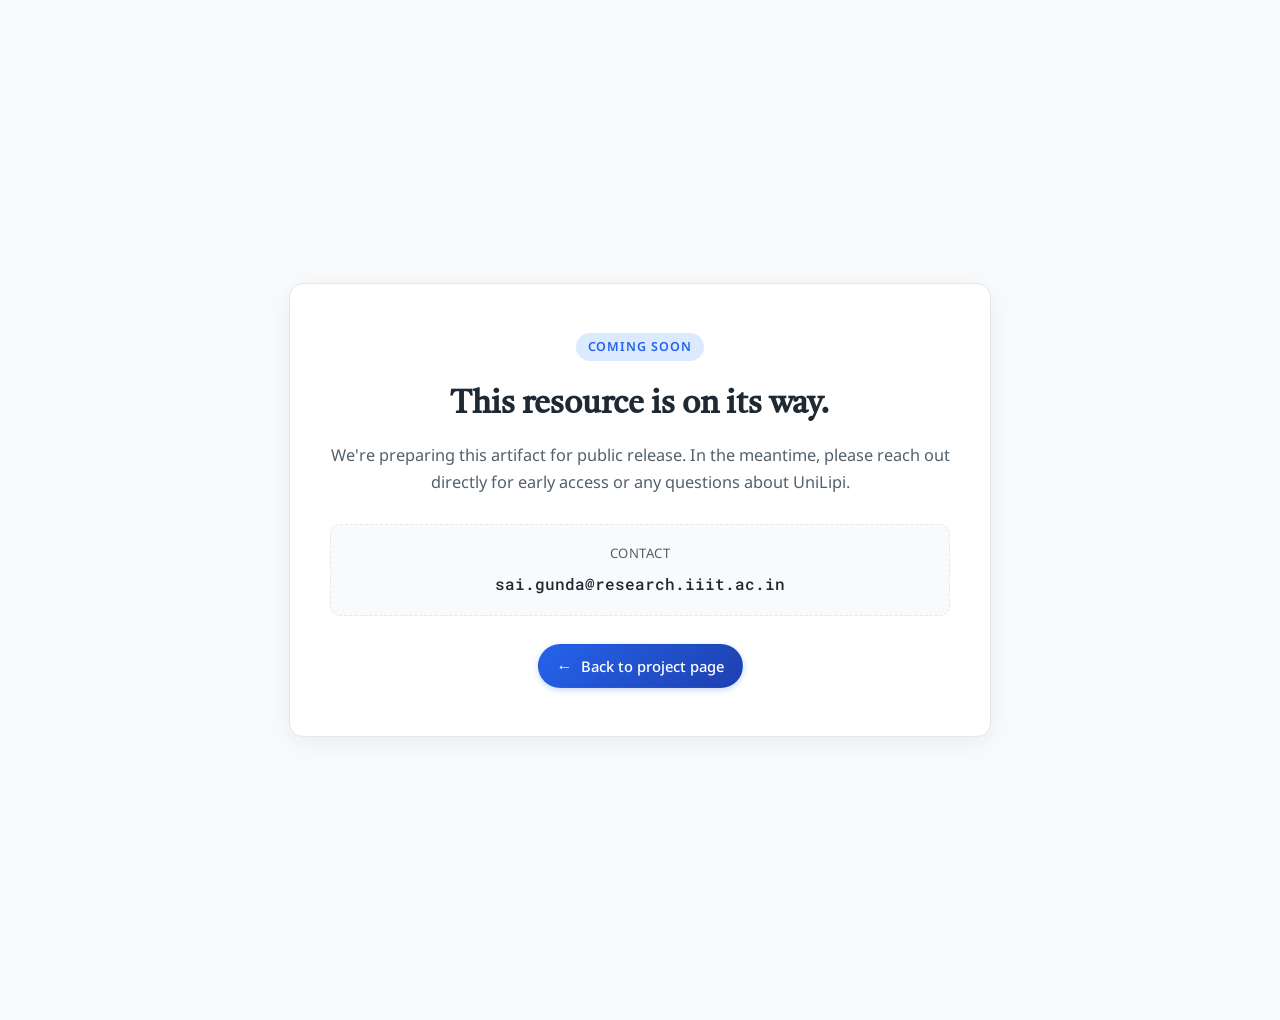
<file: coming-soon.html>
<!DOCTYPE html>
<html lang="en">
<head>
  <meta charset="UTF-8" />
  <meta name="viewport" content="width=device-width, initial-scale=1.0" />
  <title>Coming Soon · UniLipi</title>
  <meta name="description" content="This UniLipi resource is being prepared for release. Please get in touch for early access." />

  <link rel="preconnect" href="https://fonts.googleapis.com" />
  <link rel="preconnect" href="https://fonts.gstatic.com" crossorigin />
  <link href="https://fonts.googleapis.com/css2?family=Castoro:ital@0;1&family=Noto+Sans:wght@400;500;600;700&family=Roboto+Mono:wght@400;500&display=swap" rel="stylesheet" />

  <link rel="stylesheet" href="static/css/style.css" />

  <style>
    .coming-wrap {
      min-height: 100vh;
      display: flex;
      align-items: center;
      justify-content: center;
      padding: 60px 24px;
      background: var(--bg-soft);
    }
    .coming-card {
      background: #fff;
      border: 1px solid var(--rule);
      border-radius: 14px;
      padding: 48px 40px;
      max-width: 620px;
      width: 100%;
      text-align: center;
      box-shadow: 0 6px 24px rgba(15, 23, 42, 0.06);
    }
    .coming-eyebrow {
      display: inline-block;
      font-size: 0.78rem;
      color: var(--accent);
      background: var(--accent-soft);
      padding: 4px 12px;
      border-radius: 999px;
      letter-spacing: 0.08em;
      text-transform: uppercase;
      font-weight: 600;
      margin-bottom: 18px;
    }
    .coming-title {
      font-family: "Castoro", Georgia, serif;
      font-size: 2rem;
      margin: 0 0 10px;
      color: var(--ink);
    }
    .coming-sub {
      color: var(--muted);
      font-size: 1.02rem;
      margin: 0 0 28px;
    }
    .contact-box {
      background: var(--bg-soft);
      border: 1px dashed var(--rule);
      border-radius: 10px;
      padding: 18px 20px;
      margin: 0 0 28px;
    }
    .contact-box .label {
      font-size: 0.82rem;
      color: var(--muted);
      letter-spacing: 0.04em;
      text-transform: uppercase;
      margin: 0 0 6px;
    }
    .contact-box a {
      font-family: "Roboto Mono", monospace;
      font-size: 1.0rem;
      color: var(--ink);
      font-weight: 500;
      word-break: break-all;
    }
    .contact-box a:hover { color: var(--accent); }

    .back-row {
      display: flex;
      gap: 10px;
      justify-content: center;
      flex-wrap: wrap;
    }
  </style>
</head>
<body>

  <main class="coming-wrap">
    <div class="coming-card">
      <span class="coming-eyebrow">Coming Soon</span>
      <h1 class="coming-title">This resource is on its way.</h1>
      <p class="coming-sub">
        We're preparing this artifact for public release. In the meantime, please reach out
        directly for early access or any questions about UniLipi.
      </p>

      <div class="contact-box">
        <p class="label">Contact</p>
        <a href="mailto:sai.gunda@research.iiit.ac.in?subject=UniLipi%20—%20resource%20request">
          sai.gunda@research.iiit.ac.in
        </a>
      </div>

      <div class="back-row">
        <a class="btn" href="index.html"><span class="icon">←</span> Back to project page</a>
      </div>
    </div>
  </main>

</body>
</html>
</file>
<file: static/css/style.css>
/* ---------- Base ---------- */
:root {
  --accent: #2563eb;
  --accent-soft: #dbeafe;
  --ink: #1f2933;
  --muted: #52606d;
  --rule: #e4e7eb;
  --bg: #ffffff;
  --bg-soft: #f8fafc;

  --northcentral: #4a86e8;
  --south:        #e06666;
  --himalayan:    #8e7cc3;
  --western:      #6aa84f;
  --eastern:      #f6b26b;
}

html { scroll-behavior: smooth; }

body {
  font-family: "Noto Sans", "Google Sans", -apple-system, BlinkMacSystemFont, "Segoe UI", Roboto, sans-serif;
  color: var(--ink);
  background: var(--bg);
  line-height: 1.65;
  margin: 0;
  -webkit-font-smoothing: antialiased;
}

.container {
  max-width: 980px;
  margin: 0 auto;
  padding: 0 24px;
}

a { color: var(--accent); text-decoration: none; }
a:hover { text-decoration: underline; }

/* ---------- Hero ---------- */
.hero {
  position: relative;
  padding: 60px 0 32px;
  text-align: center;
  border-bottom: 1px solid var(--rule);
  background:
    radial-gradient(circle at 15% 0%, rgba(74, 134, 232, 0.10), transparent 55%),
    radial-gradient(circle at 85% 5%, rgba(246, 178, 107, 0.10), transparent 55%),
    radial-gradient(circle at 50% 100%, rgba(142, 124, 195, 0.08), transparent 60%),
    linear-gradient(180deg, #ffffff 0%, #fbfcff 100%);
}

.venue-tag {
  display: inline-block;
  font-size: 0.85rem;
  color: var(--accent);
  background: var(--accent-soft);
  padding: 4px 12px;
  border-radius: 999px;
  letter-spacing: 0.04em;
  text-transform: uppercase;
  margin-bottom: 18px;
  font-weight: 600;
}

.title {
  font-family: "Castoro", "Google Sans Display", Georgia, serif;
  font-weight: 600;
  font-size: 2.3rem;
  line-height: 1.2;
  margin: 0 0 10px;
}

.subtitle {
  font-size: 1.05rem;
  color: var(--muted);
  margin: 0 0 28px;
}

.authors {
  font-size: 1.0rem;
  margin: 0 0 8px;
}
.authors a { color: var(--ink); }
.authors a:hover { color: var(--accent); }

.affiliations {
  font-size: 0.95rem;
  color: var(--muted);
  margin: 0 0 30px;
}

.emails {
  font-family: "Roboto Mono", "SF Mono", Menlo, monospace;
  font-size: 0.85rem;
  color: var(--muted);
  margin: 8px 0 28px;
}

/* ---------- Action buttons ---------- */
.actions {
  display: flex;
  flex-wrap: wrap;
  gap: 10px;
  justify-content: center;
  margin-top: 18px;
}

.btn {
  display: inline-flex;
  align-items: center;
  gap: 8px;
  padding: 9px 18px;
  border-radius: 999px;
  background: linear-gradient(135deg, #2563eb 0%, #1e40af 100%);
  color: #fff;
  font-size: 0.92rem;
  font-weight: 500;
  border: 1px solid transparent;
  box-shadow: 0 2px 6px rgba(37, 99, 235, 0.25);
  transition: transform 0.05s, box-shadow 0.15s, background 0.15s;
}
.btn:hover {
  background: linear-gradient(135deg, #1d4ed8 0%, #1e3a8a 100%);
  color: #fff;
  text-decoration: none;
  transform: translateY(-1px);
  box-shadow: 0 4px 12px rgba(37, 99, 235, 0.35);
}
.btn .icon { font-size: 1.0rem; line-height: 1; }
.btn.muted { background: #fff; color: #1f2933; }
.btn.muted:hover { background: #f1f5f9; color: #000; }

/* ---------- Logo strip ---------- */
.logo-strip {
  display: flex;
  align-items: center;
  justify-content: center;
  flex-wrap: wrap;
  gap: 44px 80px;
  padding: 40px 36px;
  margin: 40px auto 8px;
  max-width: 1180px;
  background: rgba(255, 255, 255, 0.72);
  border: 1px solid var(--rule);
  border-radius: 20px;
  backdrop-filter: blur(6px);
  box-shadow: 0 4px 18px rgba(15, 23, 42, 0.06);
}
.logo-strip a {
  display: inline-flex;
  align-items: center;
  opacity: 0.88;
  transition: opacity 0.15s, transform 0.05s;
}
.logo-strip a:hover { opacity: 1.0; transform: translateY(-1px); }
.logo-strip img {
  display: block;
  max-height: 200px;
  width: auto;
  object-fit: contain;
}
.logo-strip img.icdar  { max-height: 110px; }
.logo-strip img.iiith  { max-height: 95px; }
.logo-strip img.lekhya { max-height: 100px; }

.logo-strip .sep {
  width: 1px;
  height: 130px;
  background: var(--rule);
}

@media (max-width: 900px) {
  .logo-strip { gap: 32px 48px; padding: 28px 22px; max-width: 100%; }
  .logo-strip img.icdar  { max-height: 150px; }
  .logo-strip img.iiith  { max-height: 130px; }
  .logo-strip img.lekhya { max-height: 145px; }
  .logo-strip .sep { height: 90px; }
}

@media (max-width: 640px) {
  .logo-strip { gap: 22px 30px; padding: 20px 14px; }
  .logo-strip img.icdar  { max-height: 110px; }
  .logo-strip img.iiith  { max-height: 96px; }
  .logo-strip img.lekhya { max-height: 105px; }
  .logo-strip .sep { display: none; }
}

/* ---------- Stat badges ---------- */
.stats {
  display: flex;
  gap: 12px;
  flex-wrap: wrap;
  justify-content: center;
  margin: 26px 0 0;
}
.stat {
  background: #fff;
  border: 1px solid var(--rule);
  border-radius: 12px;
  padding: 12px 18px;
  min-width: 110px;
  text-align: center;
  box-shadow: 0 1px 4px rgba(15, 23, 42, 0.04);
}
.stat .val {
  display: block;
  font-family: "Castoro", Georgia, serif;
  font-size: 1.45rem;
  font-weight: 700;
  line-height: 1;
}
.stat .lbl {
  display: block;
  font-size: 0.72rem;
  color: var(--muted);
  letter-spacing: 0.06em;
  text-transform: uppercase;
  margin-top: 6px;
}
.stat.s1 .val { color: var(--northcentral); }
.stat.s2 .val { color: var(--western); }
.stat.s3 .val { color: var(--south); }
.stat.s4 .val { color: var(--himalayan); }

/* ---------- Section ---------- */
section { padding: 44px 0; border-bottom: 1px solid var(--rule); }
section:last-of-type { border-bottom: none; }

section.alt {
  background:
    linear-gradient(180deg, #f8fafc 0%, #f1f5f9 100%);
}

h2.section-title {
  font-family: "Castoro", Georgia, serif;
  font-weight: 600;
  font-size: 1.7rem;
  margin: 0 0 18px;
  color: var(--ink);
  padding-left: 14px;
  border-left: 4px solid var(--accent);
  line-height: 1.2;
}

/* alternating section-title accent colors via :nth-of-type on the section */
section:nth-of-type(5n+1) h2.section-title { border-left-color: var(--northcentral); }
section:nth-of-type(5n+2) h2.section-title { border-left-color: var(--western); }
section:nth-of-type(5n+3) h2.section-title { border-left-color: var(--himalayan); }
section:nth-of-type(5n+4) h2.section-title { border-left-color: var(--eastern); }
section:nth-of-type(5n+5) h2.section-title { border-left-color: var(--south); }

h3.sub-title {
  font-size: 1.15rem;
  margin: 28px 0 10px;
  color: var(--ink);
}

p { margin: 0 0 14px; }

.abstract {
  font-size: 1.02rem;
  color: #2d3748;
  text-align: justify;
}

/* ---------- Figures ---------- */
figure {
  margin: 18px 0 8px;
  text-align: center;
}
figure img {
  max-width: 100%;
  height: auto;
  border-radius: 8px;
  box-shadow: 0 1px 3px rgba(0,0,0,0.08);
}
figcaption {
  margin-top: 12px;
  font-size: 0.9rem;
  color: var(--muted);
  text-align: justify;
  line-height: 1.55;
}
figcaption b, figcaption strong { color: var(--ink); }

/* region color swatches in captions */
.region-nc { color: var(--northcentral); font-weight: 600; }
.region-s  { color: var(--south);        font-weight: 600; }
.region-h  { color: var(--himalayan);    font-weight: 600; }
.region-w  { color: var(--western);      font-weight: 600; }
.region-e  { color: var(--eastern);      font-weight: 600; }

/* ---------- Lists ---------- */
ul.contribs {
  list-style: none;
  padding-left: 0;
  margin: 12px 0 0;
}
ul.contribs li {
  position: relative;
  padding: 8px 0 8px 30px;
  border-bottom: 1px dashed var(--rule);
}
ul.contribs li:last-child { border-bottom: none; }
ul.contribs li::before {
  content: "▸";
  color: var(--accent);
  position: absolute;
  left: 6px;
  top: 8px;
}

/* ---------- Tables ---------- */
.table-wrap {
  overflow-x: auto;
  margin: 18px 0;
}

table.results {
  border-collapse: collapse;
  width: 100%;
  font-size: 0.92rem;
  background: #fff;
  border: 1px solid var(--rule);
  border-radius: 6px;
  overflow: hidden;
}
table.results th, table.results td {
  padding: 9px 12px;
  text-align: left;
  border-bottom: 1px solid var(--rule);
}
table.results th {
  background: #f1f5f9;
  font-weight: 600;
  color: var(--ink);
  font-size: 0.88rem;
}
table.results td.num, table.results th.num { text-align: right; }
table.results tr.region-row td {
  background: #fafafa;
  font-style: italic;
  font-weight: 600;
  color: var(--muted);
  font-size: 0.85rem;
  border-top: 1px solid var(--rule);
}
table.results tr.ours td {
  background: linear-gradient(90deg, #ecfeff 0%, #e0f2fe 100%);
  font-weight: 700;
  color: #0c4a6e;
}
table.results tr.overall td {
  border-top: 2px solid #94a3b8;
  font-weight: 700;
}
.caption {
  font-size: 0.88rem;
  color: var(--muted);
  margin: 4px 0 6px;
  text-align: justify;
}
.caption b { color: var(--ink); }

/* ---------- BibTeX ---------- */
.bibtex {
  background: #0f172a;
  color: #e2e8f0;
  padding: 18px 20px;
  border-radius: 8px;
  font-family: "Roboto Mono", "SF Mono", Menlo, monospace;
  font-size: 0.83rem;
  line-height: 1.6;
  overflow-x: auto;
  white-space: pre;
}

/* ---------- Footer ---------- */
footer {
  text-align: center;
  font-size: 0.85rem;
  color: var(--muted);
  padding: 28px 16px 40px;
}

.visitor-counter {
  margin: 0 0 22px;
  display: flex;
  flex-direction: column;
  align-items: center;
  gap: 8px;
}
.visitor-counter .visitor-label {
  margin: 0;
  font-size: 0.72rem;
  letter-spacing: 0.08em;
  text-transform: uppercase;
  font-weight: 600;
  color: var(--muted);
}
.visitor-counter a { display: inline-block; line-height: 0; }
.visitor-counter img {
  border-radius: 6px;
  box-shadow: 0 1px 4px rgba(15, 23, 42, 0.06);
  border: 1px solid var(--rule);
}

/* ---------- Small screens ---------- */
@media (max-width: 640px) {
  .title { font-size: 1.7rem; }
  .hero { padding: 36px 0 16px; }
  section { padding: 32px 0; }
  h2.section-title { font-size: 1.4rem; }
  .emails { font-size: 0.78rem; }
}
</file>
